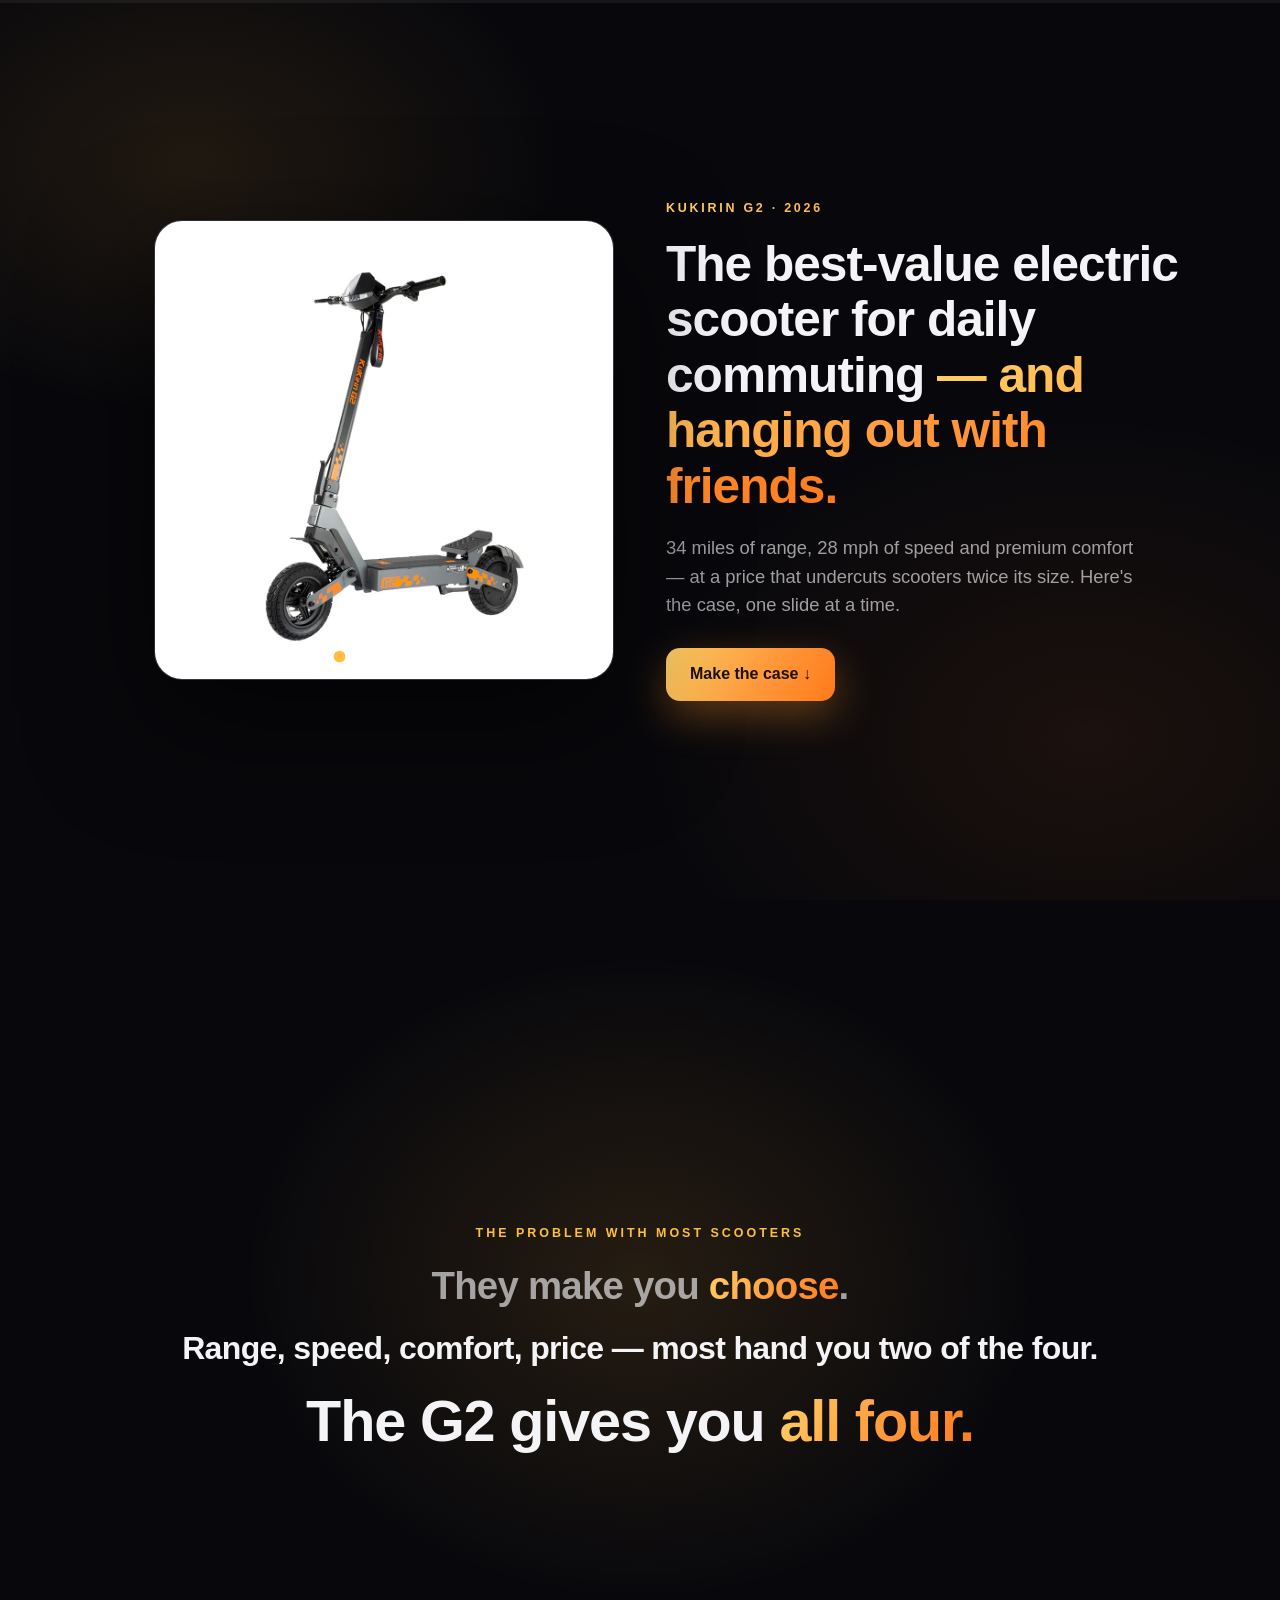
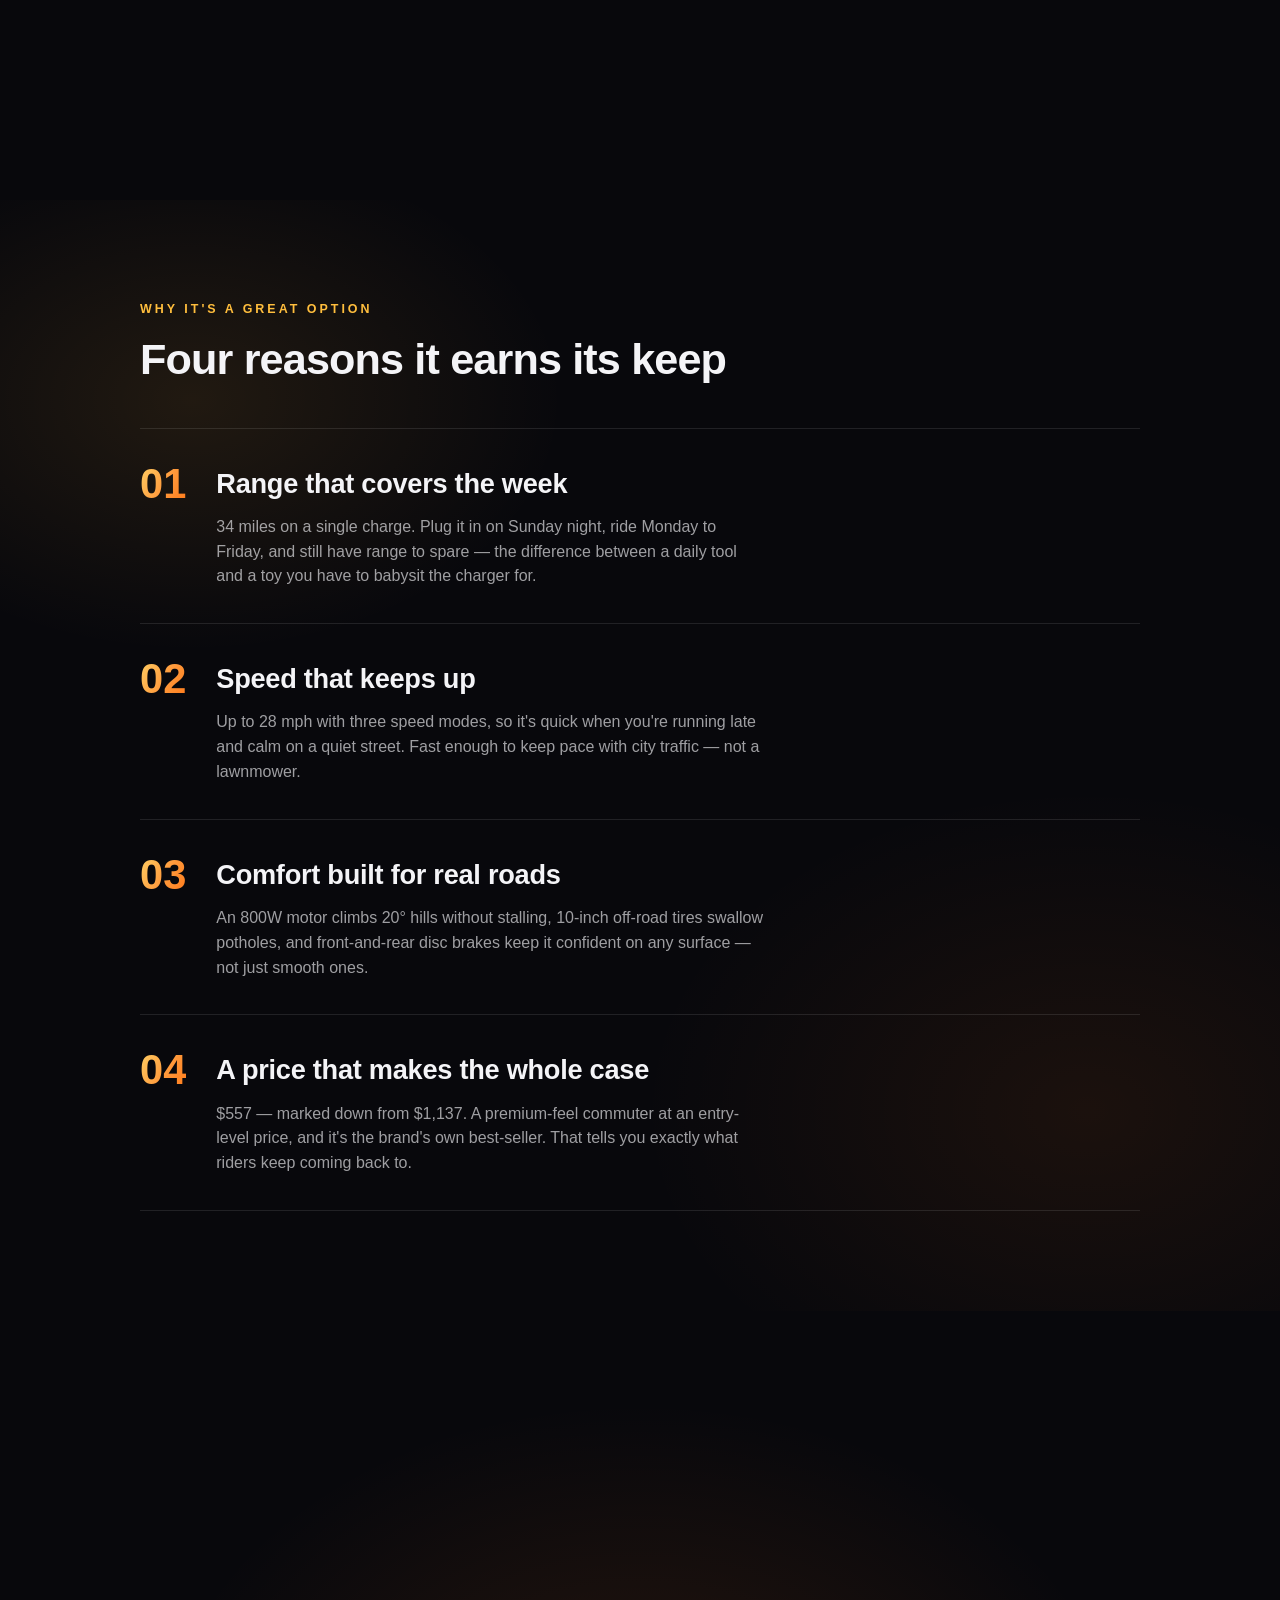
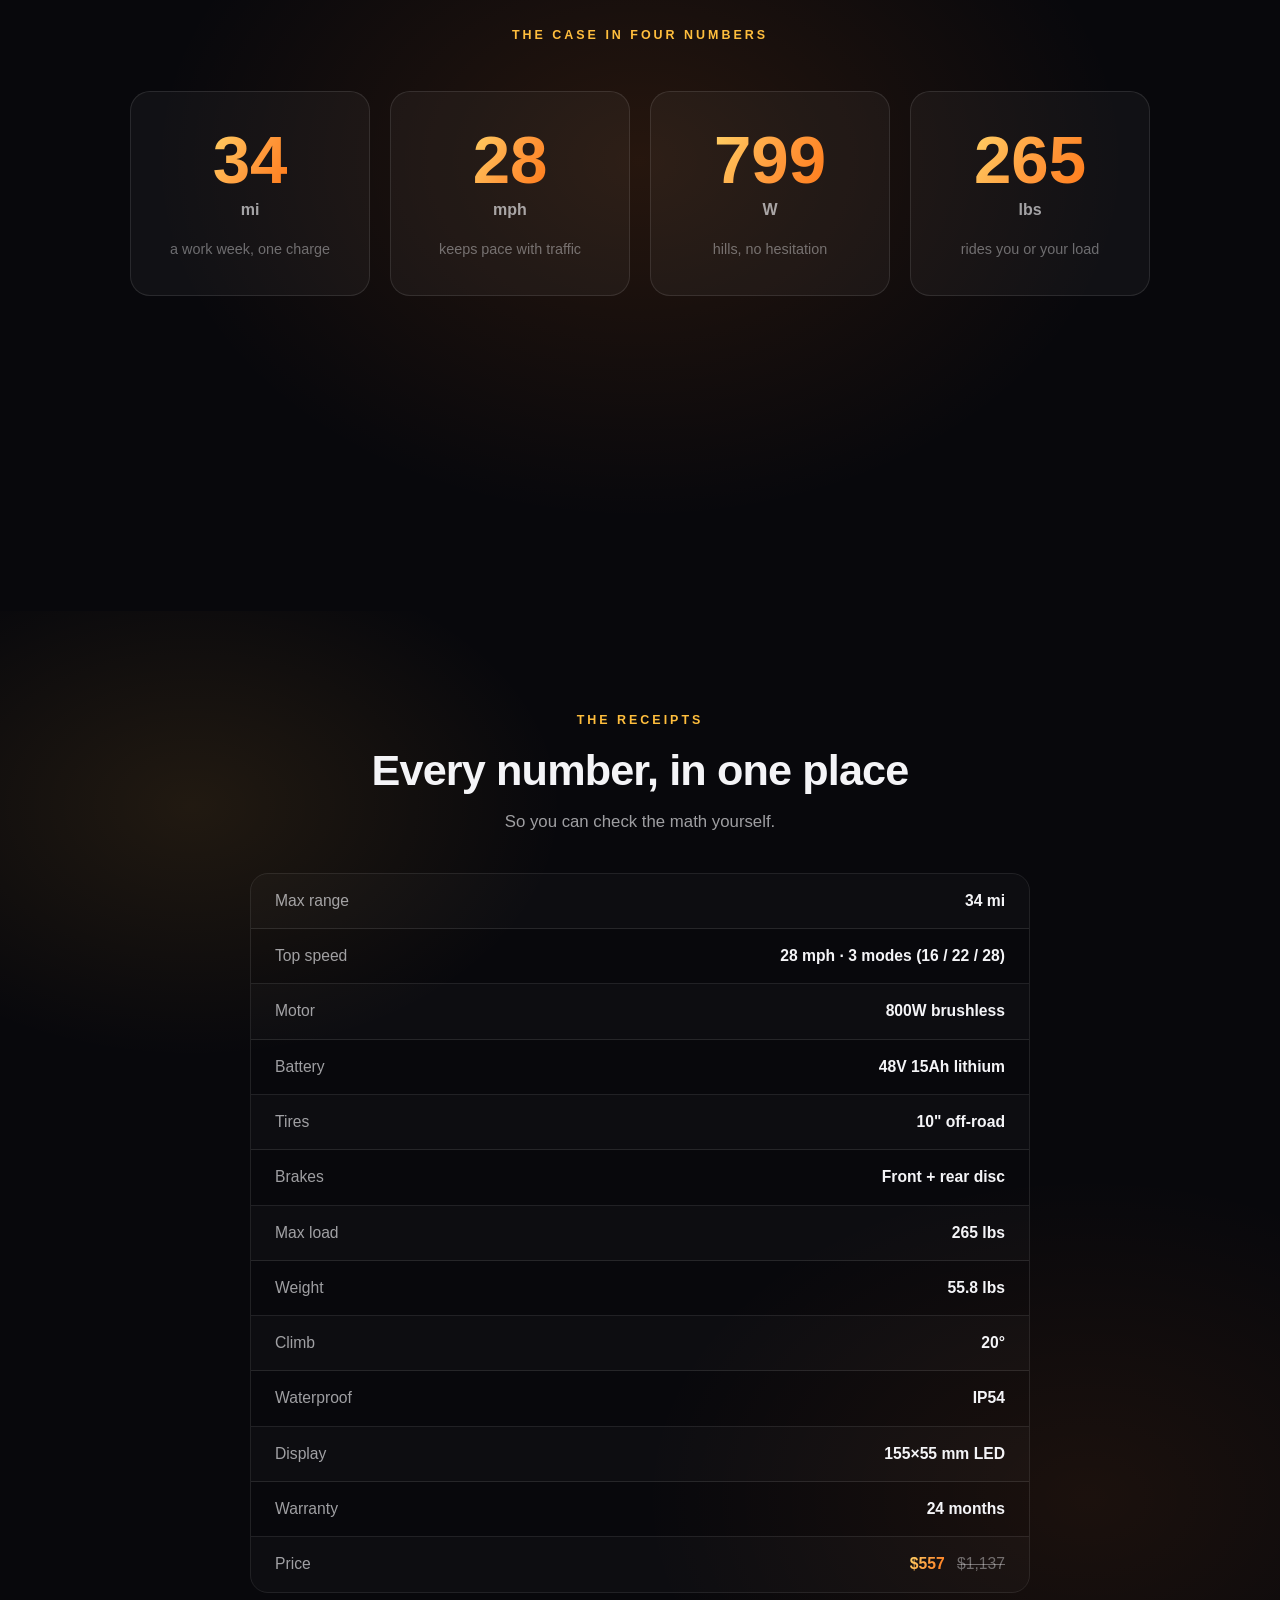
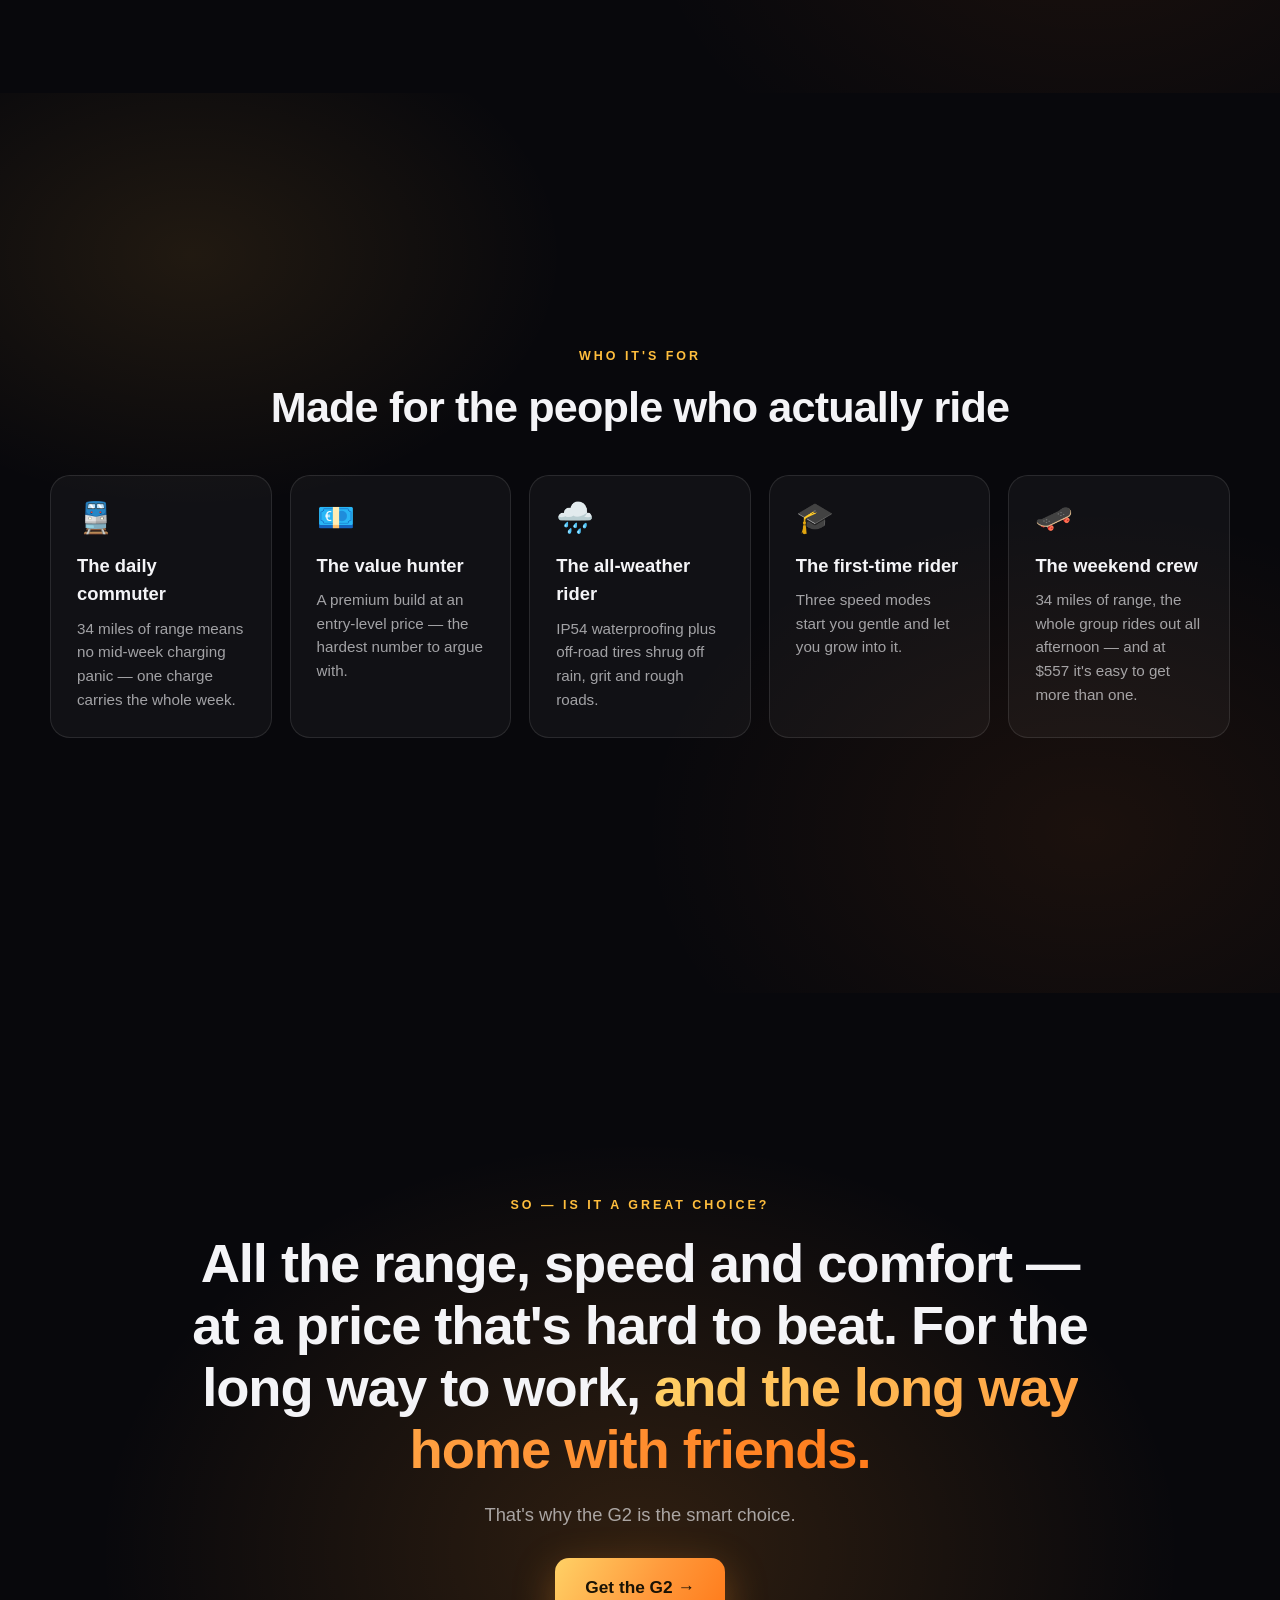
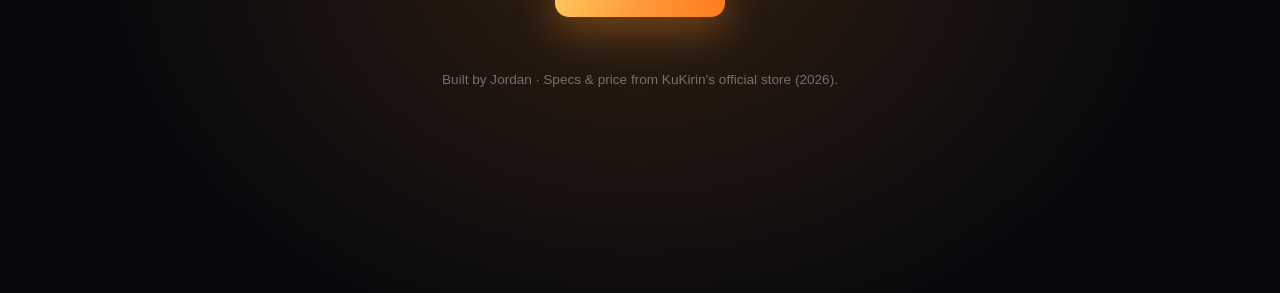
<file: scooter/index.html>
<!doctype html>
<html lang="en">
<head>
  <meta charset="utf-8">
  <meta name="viewport" content="width=device-width, initial-scale=1">
  <title>KuKirin G2 — the best-value electric scooter for commuting &amp; hanging out</title>
  <meta name="description" content="Why the KuKirin G2 is the best-value electric scooter for daily commuting — and hanging out with friends. 34 miles range, 28 mph, 800W, $557.">
  <script>document.documentElement.classList.add('js');</script>
  <link rel="stylesheet" href="style.css">
</head>
<body>
  <div class="progress"><span></span></div>

  <!-- 1 · TITLE — the claim -->
  <section class="slide slide-cover">
    <div class="cover-wrap">
      <div class="cover-art" data-reveal="zoom" style="--delay:0s">
        <div class="gallery" id="gallery">
          <img class="gallery-img is-active" src="images/scooter-1.jpg" alt="KuKirin G2 electric scooter">
          <img class="gallery-img" src="images/scooter-2.jpg" alt="KuKirin G2 electric scooter">
          <img class="gallery-img" src="images/scooter-3.jpg" alt="KuKirin G2 electric scooter">
          <img class="gallery-img" src="images/scooter-4.jpg" alt="KuKirin G2 electric scooter">
          <img class="gallery-img" src="images/scooter-5.jpg" alt="KuKirin G2 electric scooter">
          <img class="gallery-img" src="images/scooter-6.jpg" alt="KuKirin G2 electric scooter">
          <div class="gallery-dots" role="tablist" aria-label="KuKirin G2 photos"></div>
        </div>
        <div class="cover-fallback">
          <span class="fb-eyebrow">Your photos go here</span>
          <span class="fb-name">KuKirin G2</span>
          <code class="fb-path">images/scooter-1.jpg · scooter-6.jpg</code>
        </div>
      </div>
      <div class="cover-text">
        <p class="eyebrow" data-reveal style="--delay:.35s">KuKirin G2 · 2026</p>
        <h1 class="claim" data-reveal style="--delay:.5s">
          The best-value electric scooter for daily commuting <span class="accent">— and hanging out with friends.</span>
        </h1>
        <p class="claim-sub" data-reveal style="--delay:.7s">
          34&nbsp;miles of range, 28&nbsp;mph of speed and premium comfort — at a price that undercuts scooters twice its size. Here's the case, one slide at a time.
        </p>
        <a class="btn" href="#case" data-reveal style="--delay:.9s">Make the case ↓</a>
      </div>
    </div>
    <div class="scroll-hint" data-reveal style="--delay:1.1s">
      <span>Scroll</span>
      <div class="scroll-line"></div>
    </div>
  </section>

  <!-- 2 · THE SETUP -->
  <section class="slide slide-setup" id="case">
    <div class="setup-wrap">
      <p class="kicker" data-reveal>The problem with most scooters</p>
      <p class="setup-line setup-1" data-reveal style="--delay:.15s">They make you <span class="accent">choose</span>.</p>
      <p class="setup-line setup-2" data-reveal style="--delay:.4s">Range, speed, comfort, price — most hand you two of the four.</p>
      <p class="setup-line setup-3" data-reveal style="--delay:.7s">The G2 gives you <span class="accent">all four.</span></p>
    </div>
  </section>

  <!-- 3 · WHY IT'S A GREAT OPTION -->
  <section class="slide slide-reasons">
    <div class="reasons-wrap">
      <p class="kicker" data-reveal>Why it's a great option</p>
      <h2 class="section-title" data-reveal style="--delay:.1s">Four reasons it earns its keep</h2>
      <div class="reasons">
        <article class="reason" data-reveal>
          <span class="reason-num">01</span>
          <div class="reason-body">
            <h3>Range that covers the week</h3>
            <p>34&nbsp;miles on a single charge. Plug it in on Sunday night, ride Monday to Friday, and still have range to spare — the difference between a daily tool and a toy you have to babysit the charger for.</p>
          </div>
        </article>
        <article class="reason" data-reveal style="--delay:.1s">
          <span class="reason-num">02</span>
          <div class="reason-body">
            <h3>Speed that keeps up</h3>
            <p>Up to 28&nbsp;mph with three speed modes, so it's quick when you're running late and calm on a quiet street. Fast enough to keep pace with city traffic — not a lawnmower.</p>
          </div>
        </article>
        <article class="reason" data-reveal style="--delay:.2s">
          <span class="reason-num">03</span>
          <div class="reason-body">
            <h3>Comfort built for real roads</h3>
            <p>An 800W motor climbs 20° hills without stalling, 10-inch off-road tires swallow potholes, and front-and-rear disc brakes keep it confident on any surface — not just smooth ones.</p>
          </div>
        </article>
        <article class="reason" data-reveal style="--delay:.3s">
          <span class="reason-num">04</span>
          <div class="reason-body">
            <h3>A price that makes the whole case</h3>
            <p>$557 — marked down from $1,137. A premium-feel commuter at an entry-level price, and it's the brand's own best-seller. That tells you exactly what riders keep coming back to.</p>
          </div>
        </article>
      </div>
    </div>
  </section>

  <!-- 4 · THE NUMBERS -->
  <section class="slide slide-numbers">
    <div class="numbers-wrap">
      <p class="kicker" data-reveal>The case in four numbers</p>
      <div class="numbers-grid">
        <div class="number" data-reveal>
          <span class="number-value" data-count="34">0</span><span class="number-unit">mi</span>
          <span class="number-cap">a work week, one charge</span>
        </div>
        <div class="number" data-reveal style="--delay:.12s">
          <span class="number-value" data-count="28">0</span><span class="number-unit">mph</span>
          <span class="number-cap">keeps pace with traffic</span>
        </div>
        <div class="number" data-reveal style="--delay:.24s">
          <span class="number-value" data-count="800">0</span><span class="number-unit">W</span>
          <span class="number-cap">hills, no hesitation</span>
        </div>
        <div class="number" data-reveal style="--delay:.36s">
          <span class="number-value" data-count="265">0</span><span class="number-unit">lbs</span>
          <span class="number-cap">rides you or your load</span>
        </div>
      </div>
    </div>
  </section>

  <!-- 5 · THE RECEIPTS -->
  <section class="slide slide-specs">
    <div class="specs-wrap">
      <p class="kicker" data-reveal>The receipts</p>
      <h2 class="section-title" data-reveal style="--delay:.1s">Every number, in one place</h2>
      <p class="section-sub" data-reveal style="--delay:.2s">So you can check the math yourself.</p>
      <dl class="specs" data-reveal style="--delay:.3s">
        <div class="spec"><dt>Max range</dt><dd>34 mi</dd></div>
        <div class="spec"><dt>Top speed</dt><dd>28 mph · 3 modes (16 / 22 / 28)</dd></div>
        <div class="spec"><dt>Motor</dt><dd>800W brushless</dd></div>
        <div class="spec"><dt>Battery</dt><dd>48V 15Ah lithium</dd></div>
        <div class="spec"><dt>Tires</dt><dd>10" off-road</dd></div>
        <div class="spec"><dt>Brakes</dt><dd>Front + rear disc</dd></div>
        <div class="spec"><dt>Max load</dt><dd>265 lbs</dd></div>
        <div class="spec"><dt>Weight</dt><dd>55.8 lbs</dd></div>
        <div class="spec"><dt>Climb</dt><dd>20°</dd></div>
        <div class="spec"><dt>Waterproof</dt><dd>IP54</dd></div>
        <div class="spec"><dt>Display</dt><dd>155×55 mm LED</dd></div>
        <div class="spec"><dt>Warranty</dt><dd>24 months</dd></div>
        <div class="spec spec-price"><dt>Price</dt><dd><span class="accent">$557</span> <s>$1,137</s></dd></div>
      </dl>
    </div>
  </section>

  <!-- 6 · WHO IT'S FOR -->
  <section class="slide slide-audience">
    <div class="audience-wrap">
      <p class="kicker" data-reveal>Who it's for</p>
      <h2 class="section-title" data-reveal style="--delay:.1s">Made for the people who actually ride</h2>
      <div class="cards">
        <article class="card" data-reveal>
          <span class="card-icon">🚆</span>
          <h3>The daily commuter</h3>
          <p>34 miles of range means no mid-week charging panic — one charge carries the whole week.</p>
        </article>
        <article class="card" data-reveal style="--delay:.1s">
          <span class="card-icon">💶</span>
          <h3>The value hunter</h3>
          <p>A premium build at an entry-level price — the hardest number to argue with.</p>
        </article>
        <article class="card" data-reveal style="--delay:.2s">
          <span class="card-icon">🌧️</span>
          <h3>The all-weather rider</h3>
          <p>IP54 waterproofing plus off-road tires shrug off rain, grit and rough roads.</p>
        </article>
        <article class="card" data-reveal style="--delay:.3s">
          <span class="card-icon">🎓</span>
          <h3>The first-time rider</h3>
          <p>Three speed modes start you gentle and let you grow into it.</p>
        </article>
        <article class="card" data-reveal style="--delay:.4s">
          <span class="card-icon">🛹</span>
          <h3>The weekend crew</h3>
          <p>34 miles of range, the whole group rides out all afternoon — and at $557 it's easy to get more than one.</p>
        </article>
      </div>
    </div>
  </section>

  <!-- 7 · THE CLOSER -->
  <section class="slide slide-closer">
    <div class="closer-wrap">
      <p class="kicker" data-reveal>So — is it a great choice?</p>
      <h2 class="closer-title" data-reveal style="--delay:.15s">
        All the range, speed and comfort — at a price that's hard to beat. For the long way to work, <span class="accent">and the long way home with friends.</span>
      </h2>
      <p class="closer-sub" data-reveal style="--delay:.35s">That's why the G2 is the smart choice.</p>
      <a class="btn btn-lg" href="https://www.kukirin-scooter.com/products/kukirin-g2" target="_blank" rel="noopener" data-reveal style="--delay:.55s">Get the G2 →</a>
      <p class="foot" data-reveal style="--delay:.8s">Built by Jordan · Specs &amp; price from KuKirin's official store (2026).</p>
    </div>
  </section>

  <script src="script.js"></script>
</body>
</html>
</file>
<file: scooter/style.css>
/* =========================================================
   KuKirin G2 — product page
   Dark, bold, professional. Seven full-screen slides.
   Reveal rule: images come in first, text follows.
   ========================================================= */

:root{
  --bg:#08080c;
  --bg-soft:#0e0e16;
  --panel:rgba(255,255,255,.04);
  --line:rgba(255,255,255,.10);
  --ink:#f4f4f7;
  --muted:rgba(244,244,247,.64);
  --faint:rgba(244,244,247,.40);
  --accent:#ffbe3d;
  --accent-2:#ff7a1a;
  --grad:linear-gradient(120deg,#ffd166 0%,#ff9a3c 55%,#ff7a1a 100%);
  --maxw:1180px;
}

*{box-sizing:border-box;margin:0;padding:0}
html{scroll-behavior:smooth}
body{
  background:var(--bg);
  color:var(--ink);
  font-family:-apple-system,BlinkMacSystemFont,"Segoe UI",Roboto,Helvetica,Arial,sans-serif;
  line-height:1.55;
  -webkit-font-smoothing:antialiased;
  overflow-x:hidden;
}
::selection{background:var(--accent);color:#1a1205}

/* accent gradient text */
.accent{
  background:var(--grad);
  -webkit-background-clip:text;
  background-clip:text;
  color:transparent;
}

/* ---- scroll progress bar ---- */
.progress{position:fixed;top:0;left:0;right:0;height:3px;z-index:100;background:rgba(255,255,255,.06)}
.progress span{display:block;height:100%;width:0;background:var(--grad)}

/* ---- slide base ---- */
.slide{
  position:relative;
  min-height:100vh;
  min-height:100svh;
  display:grid;
  place-items:center;
  padding:100px 24px;
  overflow:hidden;
}
.slide::before{
  content:"";position:absolute;inset:0;z-index:0;pointer-events:none;
  background:
    radial-gradient(620px 420px at 15% 18%, rgba(255,178,60,.10), transparent 60%),
    radial-gradient(720px 520px at 85% 82%, rgba(255,122,26,.08), transparent 62%);
}
.slide > *{position:relative;z-index:1}
.slide-setup::before{background:radial-gradient(640px 520px at 50% 42%, rgba(255,178,60,.12), transparent 62%)}
.slide-numbers::before{background:radial-gradient(760px 560px at 50% 50%, rgba(255,122,26,.12), transparent 64%)}
.slide-closer::before{background:radial-gradient(820px 620px at 50% 62%, rgba(255,150,40,.16), transparent 66%)}

/* ---- reveal (image first, text follows) ---- */
html.js [data-reveal]{
  opacity:0;
  transform:translateY(30px);
  transition:opacity .9s ease, transform 1s cubic-bezier(.22,.61,.36,1);
  transition-delay:var(--delay,0s);
}
html.js [data-reveal].is-visible{opacity:1;transform:none}
html.js [data-reveal="zoom"]{transform:scale(1.06)}
html.js [data-reveal="zoom"].is-visible{transform:none}

/* ---- shared bits ---- */
.eyebrow{
  text-transform:uppercase;letter-spacing:.22em;
  font-size:.78rem;font-weight:600;
  background:var(--grad);-webkit-background-clip:text;background-clip:text;color:transparent;
}
.kicker{
  text-transform:uppercase;letter-spacing:.24em;
  font-size:.78rem;font-weight:600;color:var(--accent);
}
.section-title{font-size:clamp(1.7rem,4vw,2.7rem);font-weight:800;letter-spacing:-.02em;line-height:1.12;margin-top:16px}
.section-sub{color:var(--muted);margin-top:14px;font-size:1.05rem}

.btn{
  display:inline-flex;align-items:center;gap:10px;
  margin-top:28px;
  font-family:inherit;font-weight:700;font-size:1rem;
  color:#1a1205;background:var(--grad);
  padding:14px 24px;border-radius:14px;border:0;cursor:pointer;text-decoration:none;
  box-shadow:0 14px 40px rgba(255,150,40,.35);
  transition:transform .12s ease, box-shadow .25s ease;
}
.btn:hover{transform:translateY(-2px);box-shadow:0 18px 50px rgba(255,150,40,.5)}
.btn:focus-visible{outline:2px solid var(--accent);outline-offset:3px}
.btn-lg{font-size:1.08rem;padding:16px 30px}

/* ---- 1 · cover ---- */
.cover-wrap{width:min(var(--maxw),100%);display:grid;grid-template-columns:1fr 1fr;align-items:center;gap:52px}
.cover-art{
  position:relative;width:100%;max-width:460px;margin-left:auto;
  aspect-ratio:1/1;border-radius:28px;overflow:hidden;
  background:linear-gradient(160deg, rgba(255,255,255,.07), rgba(255,255,255,.015)), var(--bg-soft);
  border:1px solid var(--line);
  box-shadow:0 40px 120px rgba(0,0,0,.6);
  display:grid;place-items:center;
}
.gallery{position:absolute;inset:0;z-index:2}
.gallery-img{position:absolute;inset:0;width:100%;height:100%;object-fit:contain;opacity:0;transform:scale(1.05);transition:opacity .9s ease,transform 1.2s cubic-bezier(.22,.61,.36,1)}
.gallery-img.is-active{opacity:1;transform:scale(1)}
.gallery-dots{position:absolute;left:0;right:0;bottom:18px;z-index:3;display:flex;gap:9px;justify-content:center}
.gallery-dot{width:9px;height:9px;border-radius:50%;border:0;padding:0;cursor:pointer;background:rgba(255,255,255,.35);transition:background .3s ease,transform .3s ease}
.gallery-dot.is-active{background:var(--accent);transform:scale(1.3)}
.gallery-dot:focus-visible{outline:2px solid var(--accent);outline-offset:2px}
.cover-fallback{position:absolute;inset:0;z-index:1;display:grid;place-items:center;text-align:center;padding:24px;gap:8px}
.fb-eyebrow{font-size:.72rem;letter-spacing:.2em;text-transform:uppercase;color:var(--faint)}
.fb-name{font-size:1.6rem;font-weight:800}
.fb-path{font-size:.8rem;color:var(--faint);background:rgba(255,255,255,.05);padding:6px 10px;border-radius:8px}
.cover-text{max-width:540px}
.claim{font-size:clamp(1.9rem,4.6vw,3.1rem);line-height:1.12;font-weight:800;letter-spacing:-.02em;margin-top:18px}
.claim-sub{margin-top:20px;color:var(--muted);font-size:clamp(1rem,1.5vw,1.15rem);max-width:46ch}

.scroll-hint{
  position:absolute;bottom:30px;left:50%;transform:translateX(-50%);
  display:flex;flex-direction:column;align-items:center;gap:10px;
  color:var(--faint);font-size:.72rem;letter-spacing:.24em;text-transform:uppercase;
}
.scroll-line{width:1px;height:46px;background:rgba(255,255,255,.12);position:relative;overflow:hidden}
.scroll-line::after{content:"";position:absolute;left:0;width:100%;height:50%;background:var(--accent);animation:scrolldot 1.8s ease-in-out infinite}
@keyframes scrolldot{0%{top:-50%}100%{top:100%}}

/* ---- 2 · setup ---- */
.setup-wrap{max-width:980px;text-align:center}
.setup-line{font-weight:700;letter-spacing:-.02em;line-height:1.2;margin:20px auto}
.setup-1{font-size:clamp(1.4rem,3.4vw,2.4rem);color:var(--muted)}
.setup-2{font-size:clamp(1.2rem,3vw,2rem);color:var(--ink)}
.setup-3{font-size:clamp(2rem,5.5vw,3.6rem);font-weight:800}

/* ---- 3 · reasons ---- */
.reasons-wrap{width:min(1000px,100%)}
.reasons{margin-top:44px;display:flex;flex-direction:column}
.reason{display:grid;grid-template-columns:auto 1fr;gap:30px;align-items:start;padding:34px 0;border-top:1px solid var(--line)}
.reason:last-child{border-bottom:1px solid var(--line)}
.reason-num{
  font-size:clamp(1.7rem,3.4vw,2.6rem);font-weight:800;line-height:1;font-variant-numeric:tabular-nums;
  background:var(--grad);-webkit-background-clip:text;background-clip:text;color:transparent;
}
.reason-body h3{font-size:clamp(1.2rem,2.4vw,1.7rem);font-weight:700;margin-bottom:10px;letter-spacing:-.01em}
.reason-body p{color:var(--muted);max-width:62ch}

/* ---- 4 · numbers ---- */
.numbers-wrap{width:min(1020px,100%);text-align:center}
.numbers-grid{margin-top:46px;display:grid;grid-template-columns:repeat(4,1fr);gap:20px}
.number{border:1px solid var(--line);border-radius:20px;padding:34px 16px;background:var(--panel);display:flex;flex-direction:column;align-items:center;gap:4px}
.number-value{font-size:clamp(2.6rem,7vw,4.2rem);font-weight:800;line-height:1;font-variant-numeric:tabular-nums;background:var(--grad);-webkit-background-clip:text;background-clip:text;color:transparent}
.number-unit{font-size:1rem;color:var(--muted);font-weight:600}
.number-cap{margin-top:12px;font-size:.9rem;color:var(--faint);text-align:center;padding:0 6px}

/* ---- 5 · specs ---- */
.specs-wrap{width:min(780px,100%);text-align:center}
.specs{margin-top:38px;display:flex;flex-direction:column;text-align:left;border:1px solid var(--line);border-radius:18px;overflow:hidden}
.spec{display:grid;grid-template-columns:1fr 1.4fr;gap:16px;padding:15px 24px;border-bottom:1px solid var(--line);font-size:.98rem}
.spec:last-child{border-bottom:0}
.spec dt{color:var(--muted)}
.spec dd{font-weight:700;text-align:right}
.spec:nth-child(odd){background:rgba(255,255,255,.02)}
.spec-price{background:rgba(255,178,60,.08)}
.spec-price s{color:var(--faint);font-weight:500;margin-left:8px}

/* ---- 6 · audience ---- */
.audience-wrap{width:min(var(--maxw),100%);text-align:center}
.audience-wrap .section-title{margin-inline:auto}
.cards{margin-top:44px;display:grid;grid-template-columns:repeat(auto-fit,minmax(210px,1fr));gap:18px;text-align:left}
.card{border:1px solid var(--line);border-radius:20px;padding:26px;background:var(--panel);transition:border-color .25s ease, transform .25s ease}
.card:hover{border-color:rgba(255,178,60,.4);transform:translateY(-4px)}
.card-icon{font-size:1.9rem;line-height:1}
.card h3{font-size:1.15rem;font-weight:700;margin:16px 0 8px}
.card p{color:var(--muted);font-size:.95rem}

/* ---- 7 · closer ---- */
.closer-wrap{max-width:920px;text-align:center}
.closer-title{font-size:clamp(1.9rem,5vw,3.4rem);font-weight:800;line-height:1.14;letter-spacing:-.02em;margin-top:18px}
.closer-sub{margin-top:20px;color:var(--muted);font-size:1.15rem}
.foot{margin-top:52px;color:var(--faint);font-size:.85rem}

/* ---- responsive ---- */
@media (max-width:860px){
  .cover-wrap{grid-template-columns:1fr;gap:34px;text-align:center}
  .cover-art{max-width:300px;margin:0 auto}
  .cover-text{max-width:none}
  .claim-sub{margin-inline:auto}
  .cover-text .btn{margin-inline:auto}
  .numbers-grid{grid-template-columns:repeat(2,1fr)}
  .reason{gap:20px}
}
@media (max-width:520px){
  .slide{padding:80px 18px}
  .reasons{margin-top:28px}
  .reason{grid-template-columns:auto 1fr;padding:24px 0;gap:16px}
  .spec{grid-template-columns:1fr;gap:3px;padding:14px 18px}
  .spec dd{text-align:left}
  .spec-price dd{text-align:right}
}
</file>
